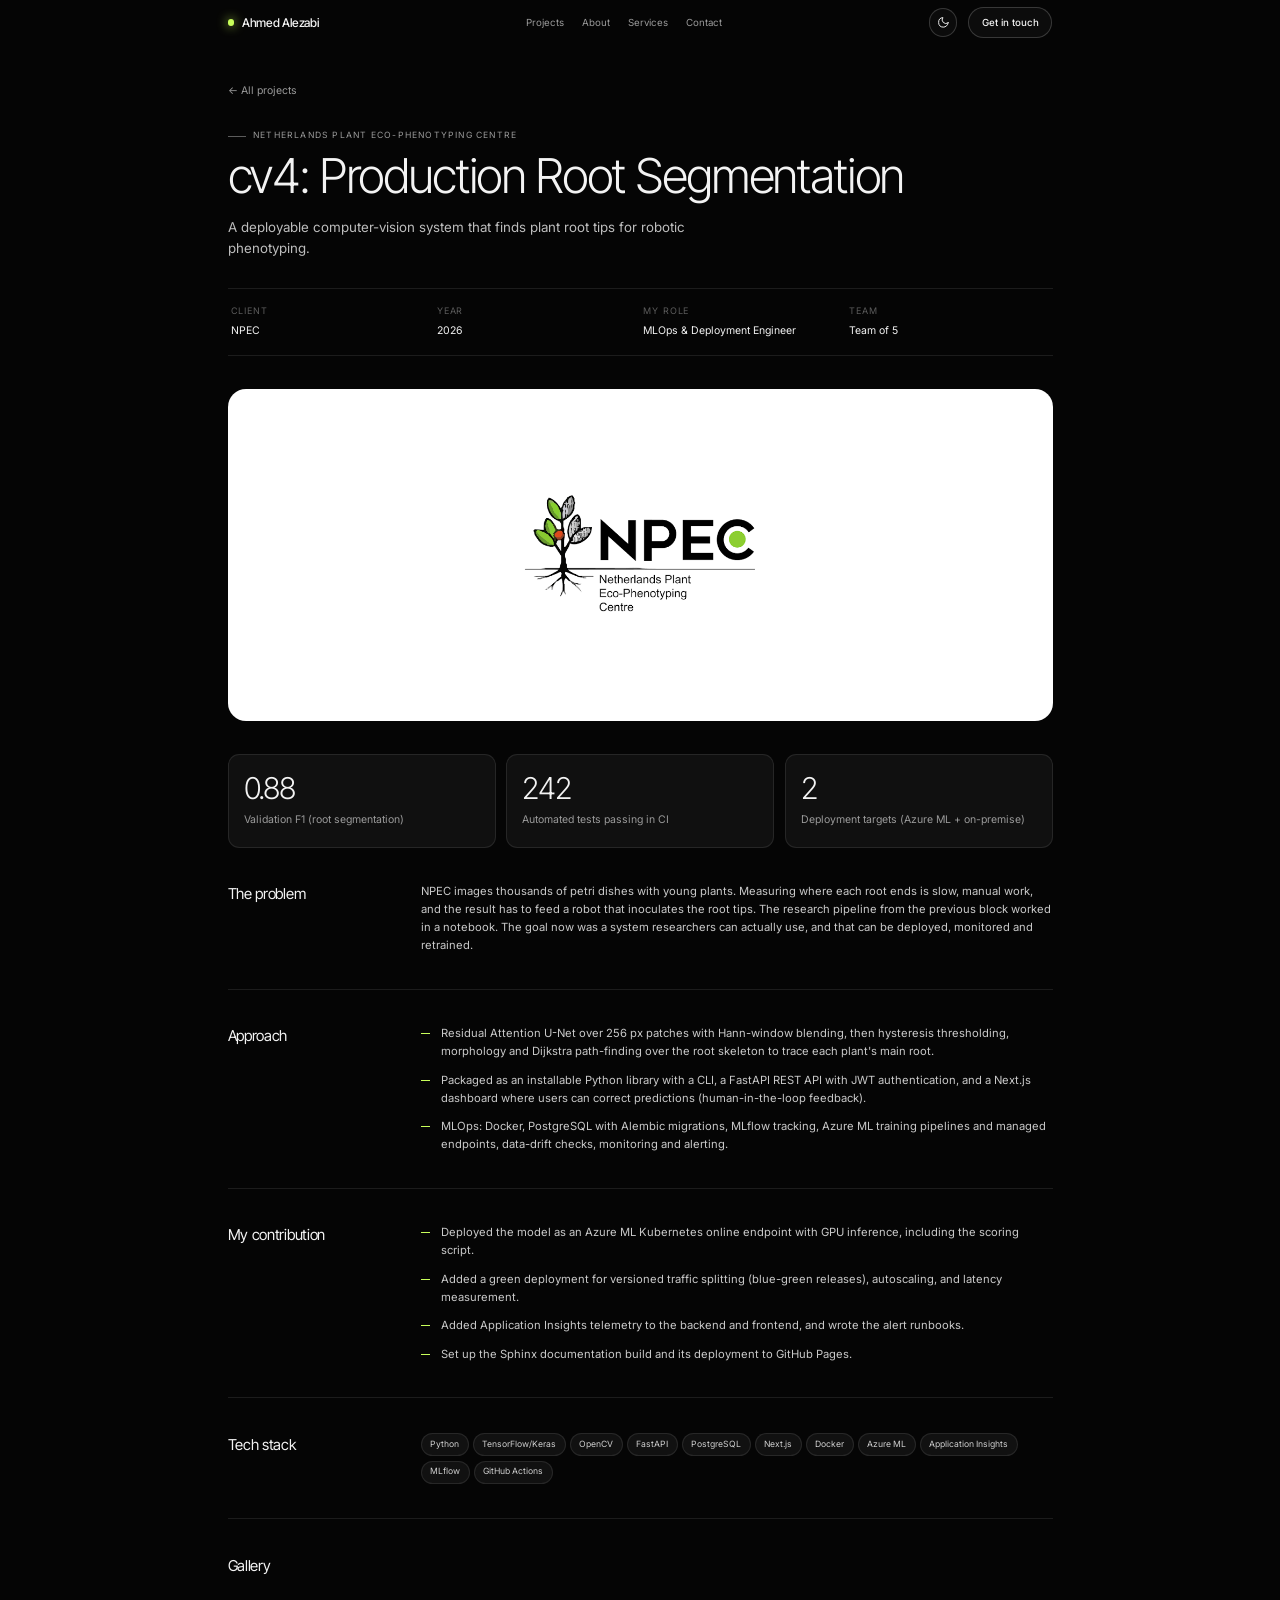
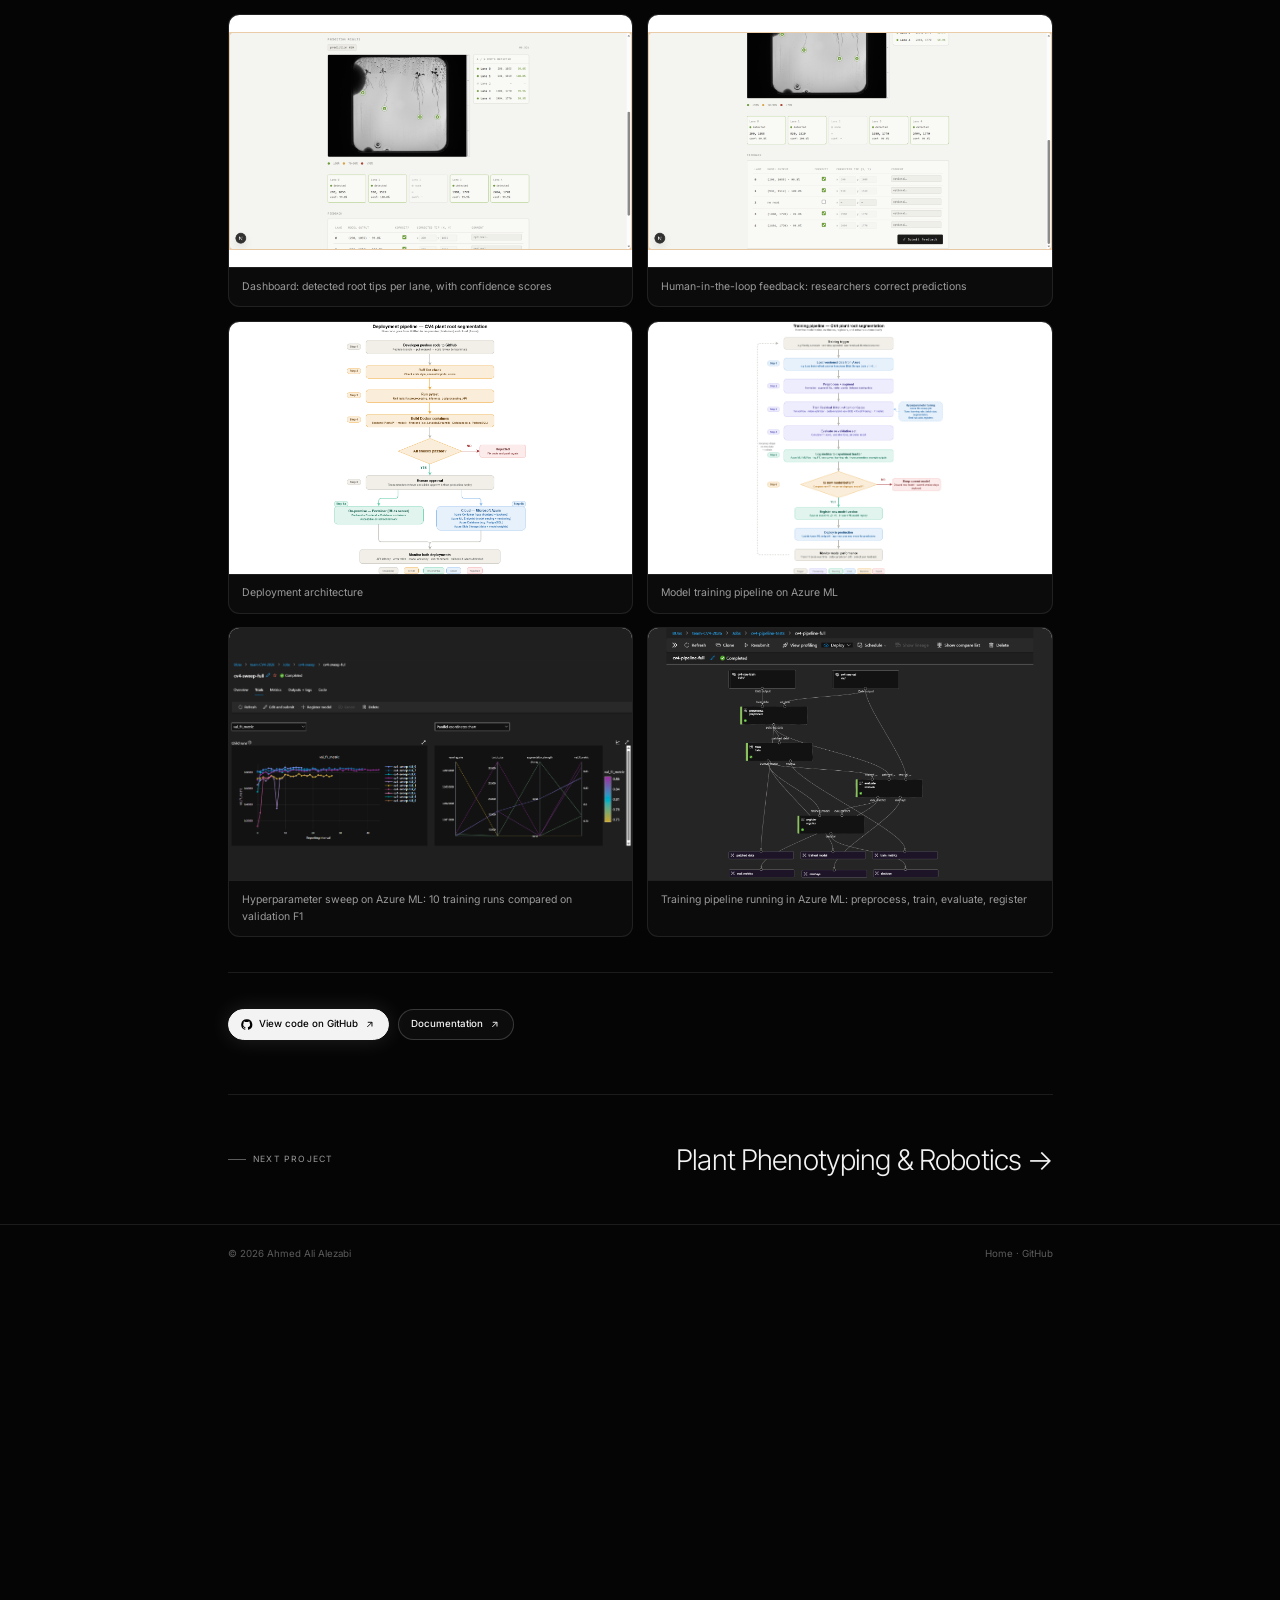
<file: project.html>
<!doctype html>
<html lang="en">
<head>
  <meta charset="utf-8" />
  <meta name="viewport" content="width=device-width, initial-scale=1" />
  <title>Case study · Ahmed Alezabi</title>
  <meta name="description" content="Project case study by Ahmed Ali Alezabi, AI & ML engineer." />
  <link rel="icon" href="data:image/svg+xml,<svg xmlns='http://www.w3.org/2000/svg' viewBox='0 0 32 32'><rect width='32' height='32' rx='8' fill='%23050505'/><circle cx='16' cy='16' r='5' fill='%23c8ff5a'/></svg>" />
  <link rel="preconnect" href="https://fonts.googleapis.com" />
  <link rel="preconnect" href="https://fonts.gstatic.com" crossorigin />
  <link href="https://fonts.googleapis.com/css2?family=Inter:wght@400;500;600&family=Inter+Tight:wght@200;300;400;500&display=swap" rel="stylesheet" />
  <link rel="stylesheet" href="css/style.css?v=202611051307" />
  <script>try { if (localStorage.getItem("theme") === "light") document.documentElement.dataset.theme = "light"; } catch (e) {}</script>
</head>
<body>
  <header class="nav" id="nav">
    <div class="wrap">
      <a href="index.html" class="brand"><span class="brand-dot"></span>Ahmed Alezabi</a>
      <nav class="nav-links" id="navLinks">
        <a href="index.html#projects">Projects</a>
        <a href="index.html#about">About</a>
        <a href="index.html#services">Services</a>
        <a href="index.html#contact">Contact</a>
      </nav>
      <div class="nav-cta">
        <button class="theme-toggle" id="themeToggle" type="button" aria-label="Switch to day mode" title="Day / night"><svg class="moon" viewBox="0 0 24 24" fill="none" stroke="currentColor" stroke-width="1.8" stroke-linecap="round" stroke-linejoin="round"><path d="M21 12.8A9 9 0 1 1 11.2 3a7 7 0 0 0 9.8 9.8Z"/></svg><svg class="sun" viewBox="0 0 24 24" fill="none" stroke="currentColor" stroke-width="1.8" stroke-linecap="round"><circle cx="12" cy="12" r="4"/><path d="M12 2v2M12 20v2M4.9 4.9l1.4 1.4M17.7 17.7l1.4 1.4M2 12h2M20 12h2M4.9 19.1l1.4-1.4M17.7 6.3l1.4-1.4"/></svg></button>
        <a class="btn" href="index.html#contact">Get in touch</a>
        <button class="menu-btn" id="menuBtn" aria-label="Open menu">☰</button>
      </div>
    </div>
  </header>

  <main id="caseStudy"></main>

  <div class="lightbox" id="lightbox" role="dialog" aria-label="Image preview"><img alt="" /></div>

  <footer>
    <div class="wrap">
      <span>© <span id="year"></span> Ahmed Ali Alezabi</span>
      <span><a href="index.html">Home</a> · <a href="https://github.com/AhmedAzabi245226" target="_blank" rel="noopener">GitHub</a></span>
    </div>
  </footer>

  <script src="js/projects.js?v=202611051307"></script>
  <script src="js/main.js?v=202611051307"></script>
</body>
</html>
</file>
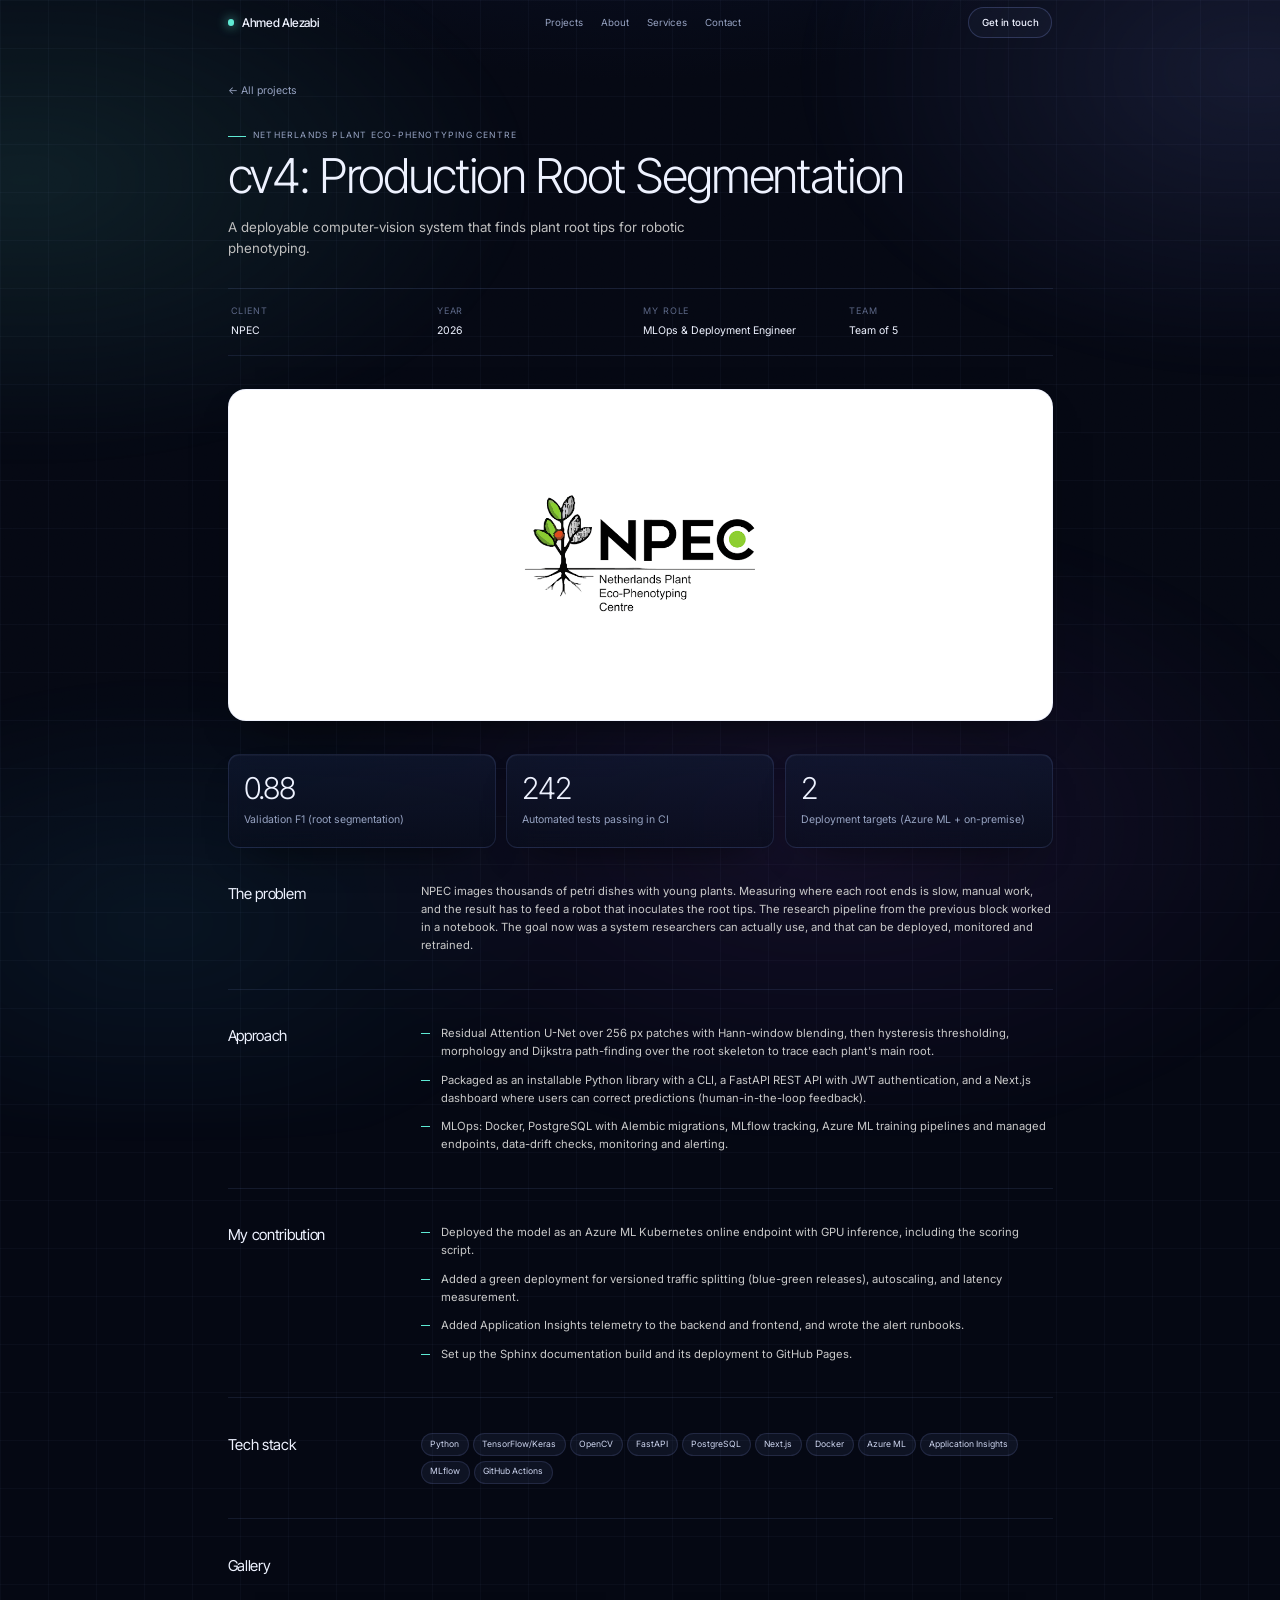
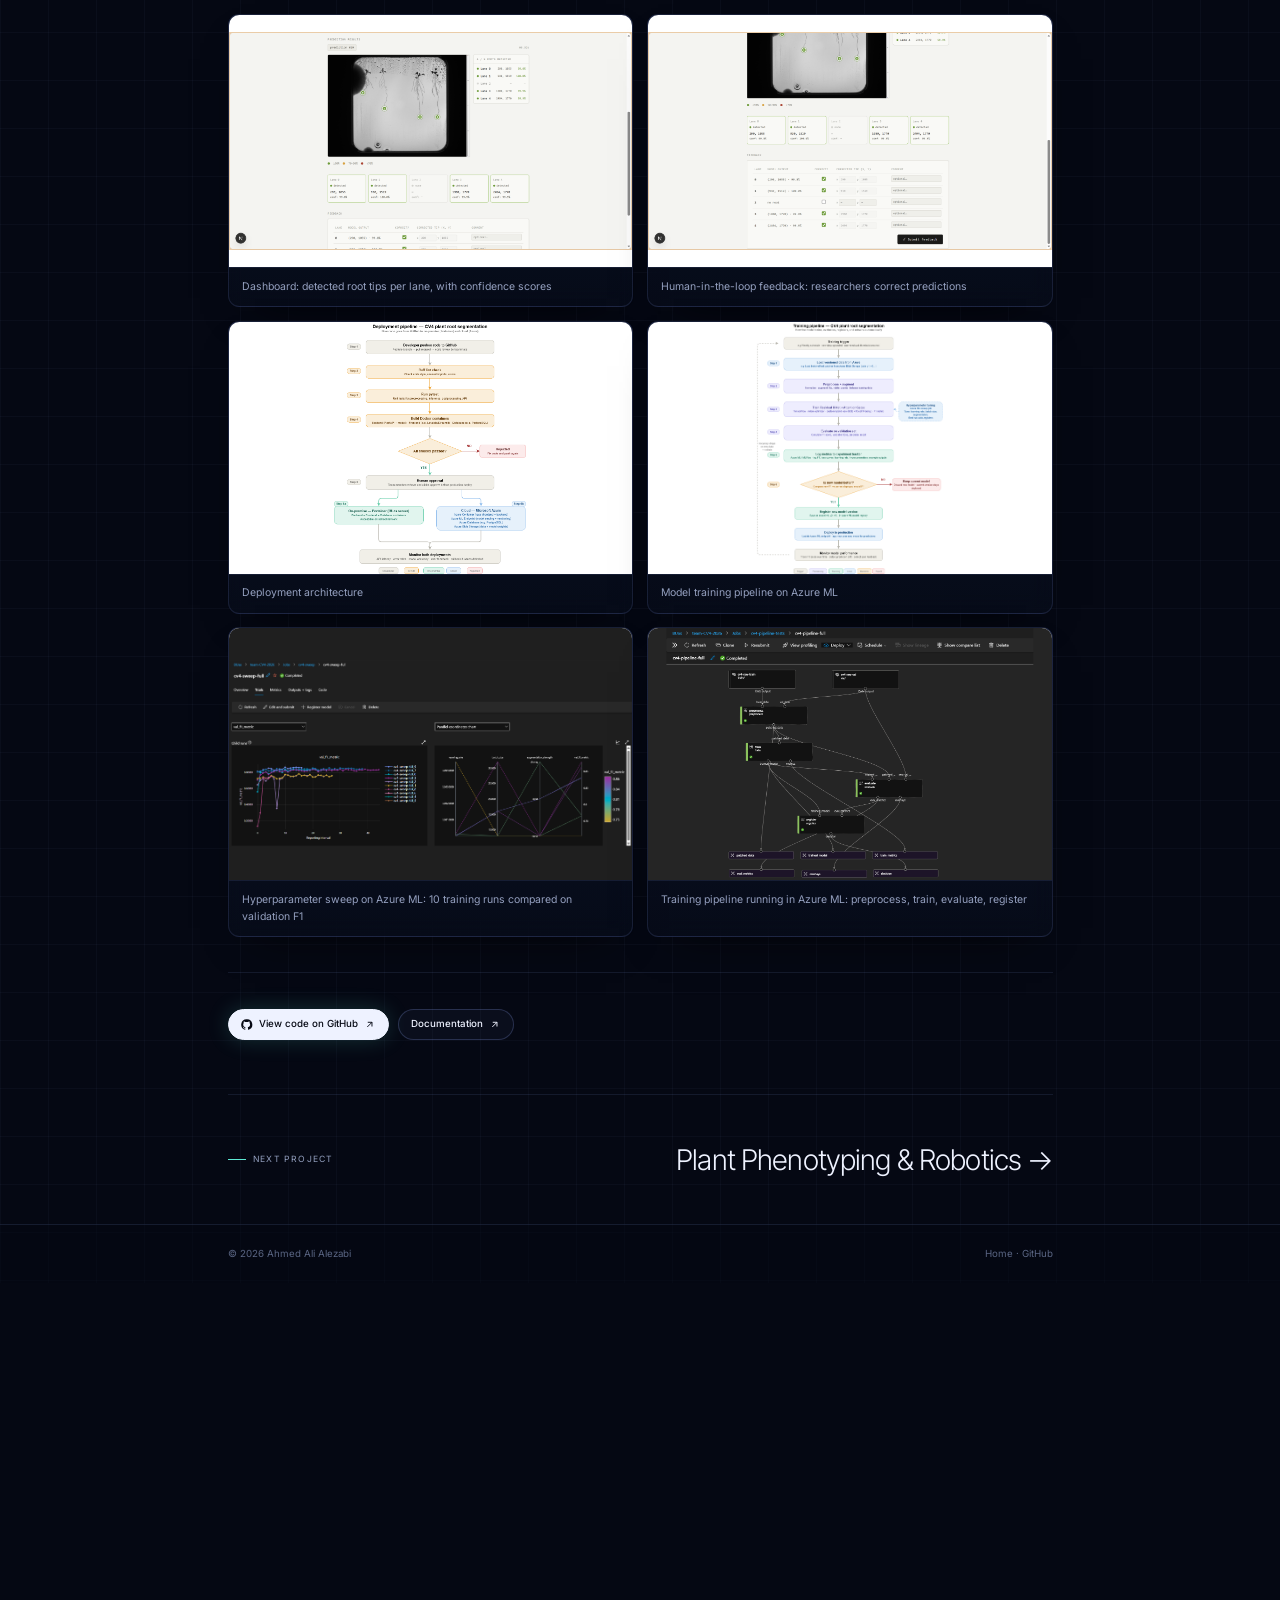
<file: v2/project.html>
<!doctype html>
<html lang="en">
<head>
  <meta charset="utf-8" />
  <meta name="viewport" content="width=device-width, initial-scale=1" />
  <title>Case study · Ahmed Alezabi</title>
  <meta name="description" content="Project case study by Ahmed Ali Alezabi, AI & ML engineer." />
  <link rel="icon" href="data:image/svg+xml,<svg xmlns='http://www.w3.org/2000/svg' viewBox='0 0 32 32'><rect width='32' height='32' rx='8' fill='%23050813'/><circle cx='16' cy='16' r='5' fill='%235eead4'/></svg>" />
  <link rel="preconnect" href="https://fonts.googleapis.com" />
  <link rel="preconnect" href="https://fonts.gstatic.com" crossorigin />
  <link href="https://fonts.googleapis.com/css2?family=Inter:wght@400;500;600&family=Inter+Tight:wght@200;300;400;500&display=swap" rel="stylesheet" />
  <link rel="stylesheet" href="../css/style.css?v=202611051307" />
  <link rel="stylesheet" href="css/theme.css?v=202611051307" />
</head>
<body>
  <header class="nav" id="nav">
    <div class="wrap">
      <a href="index.html" class="brand"><span class="brand-dot"></span>Ahmed Alezabi</a>
      <nav class="nav-links" id="navLinks">
        <a href="index.html#projects">Projects</a>
        <a href="index.html#about">About</a>
        <a href="index.html#services">Services</a>
        <a href="index.html#contact">Contact</a>
      </nav>
      <div class="nav-cta">
        <a class="btn" href="index.html#contact">Get in touch</a>
        <button class="menu-btn" id="menuBtn" aria-label="Open menu">☰</button>
      </div>
    </div>
  </header>

  <main id="caseStudy"></main>

  <div class="lightbox" id="lightbox" role="dialog" aria-label="Image preview"><img alt="" /></div>

  <footer>
    <div class="wrap">
      <span>© <span id="year"></span> Ahmed Ali Alezabi</span>
      <span><a href="index.html">Home</a> · <a href="https://github.com/AhmedAzabi245226" target="_blank" rel="noopener">GitHub</a></span>
    </div>
  </footer>

  <script src="../js/projects.js?v=202611051307"></script>
  <script>window.ASSET_BASE = "../";</script>
  <script src="../js/main.js?v=202611051307"></script>
</body>
</html>
</file>
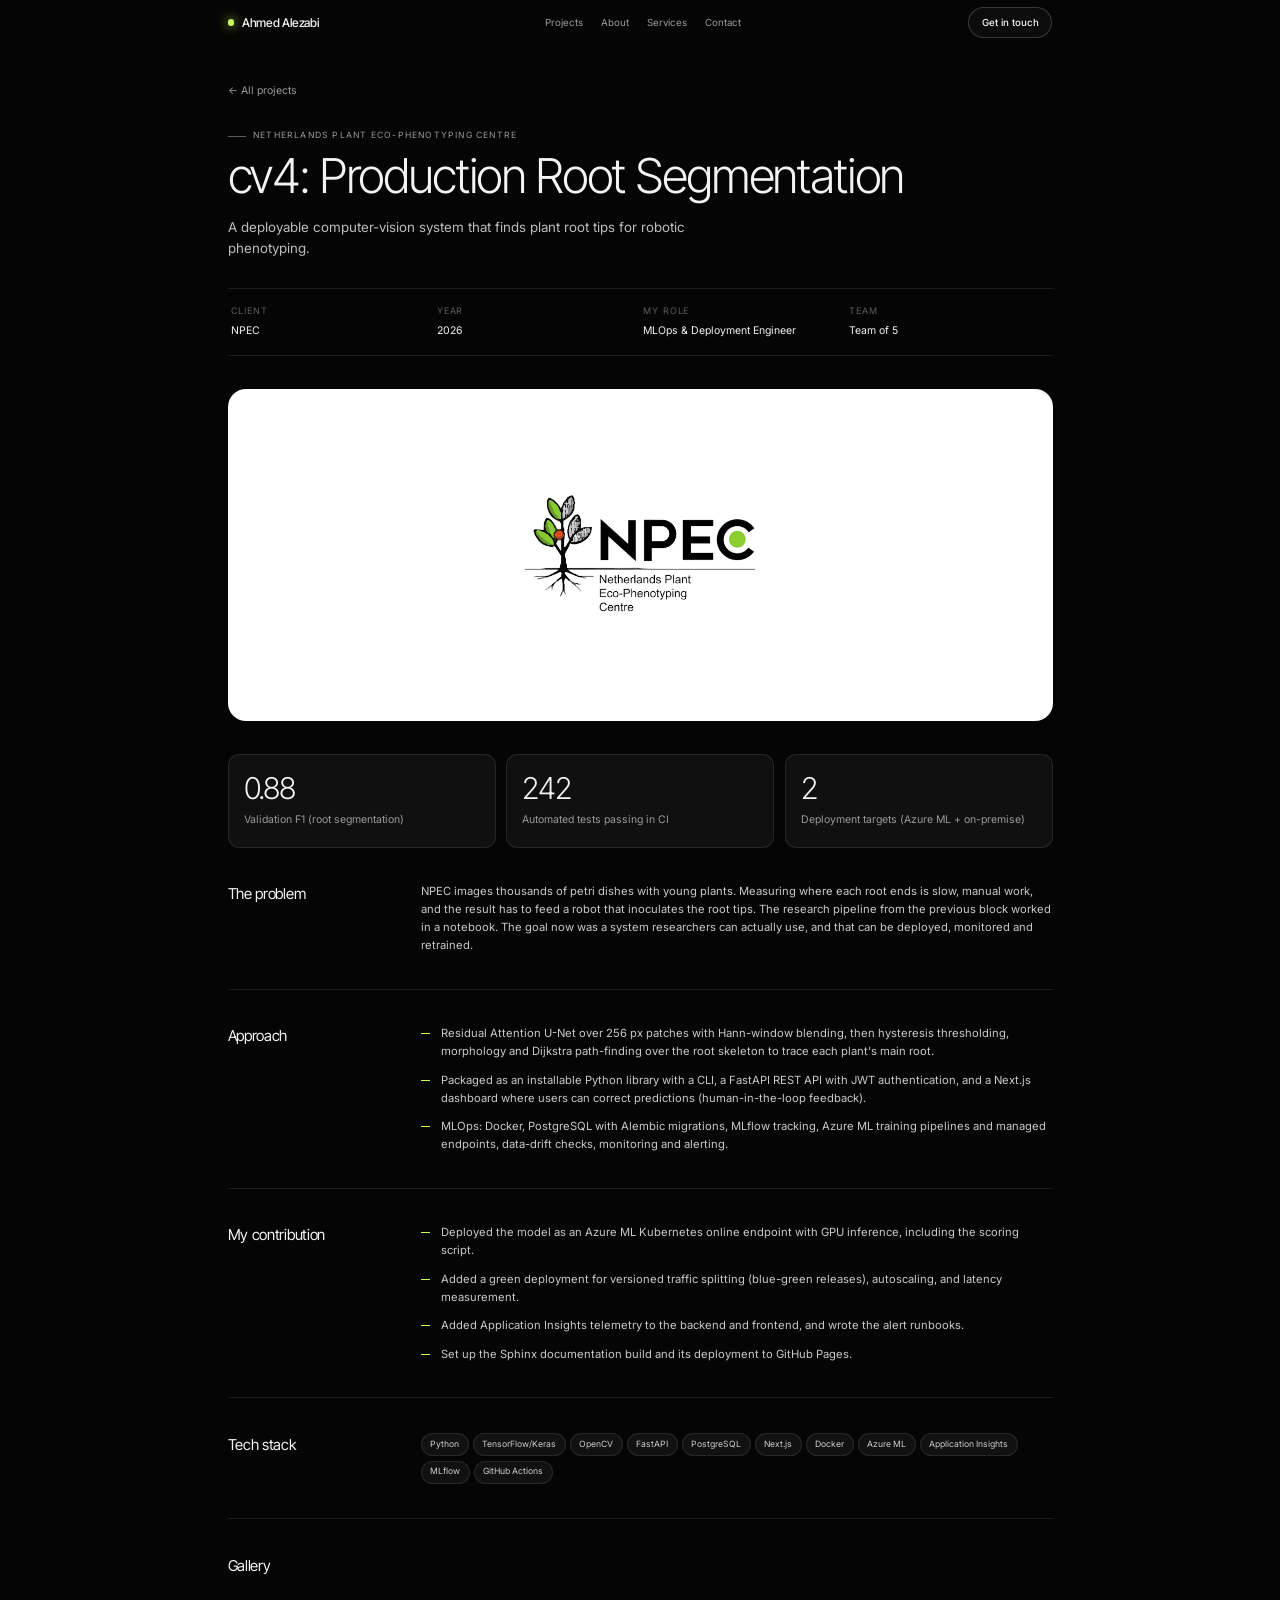
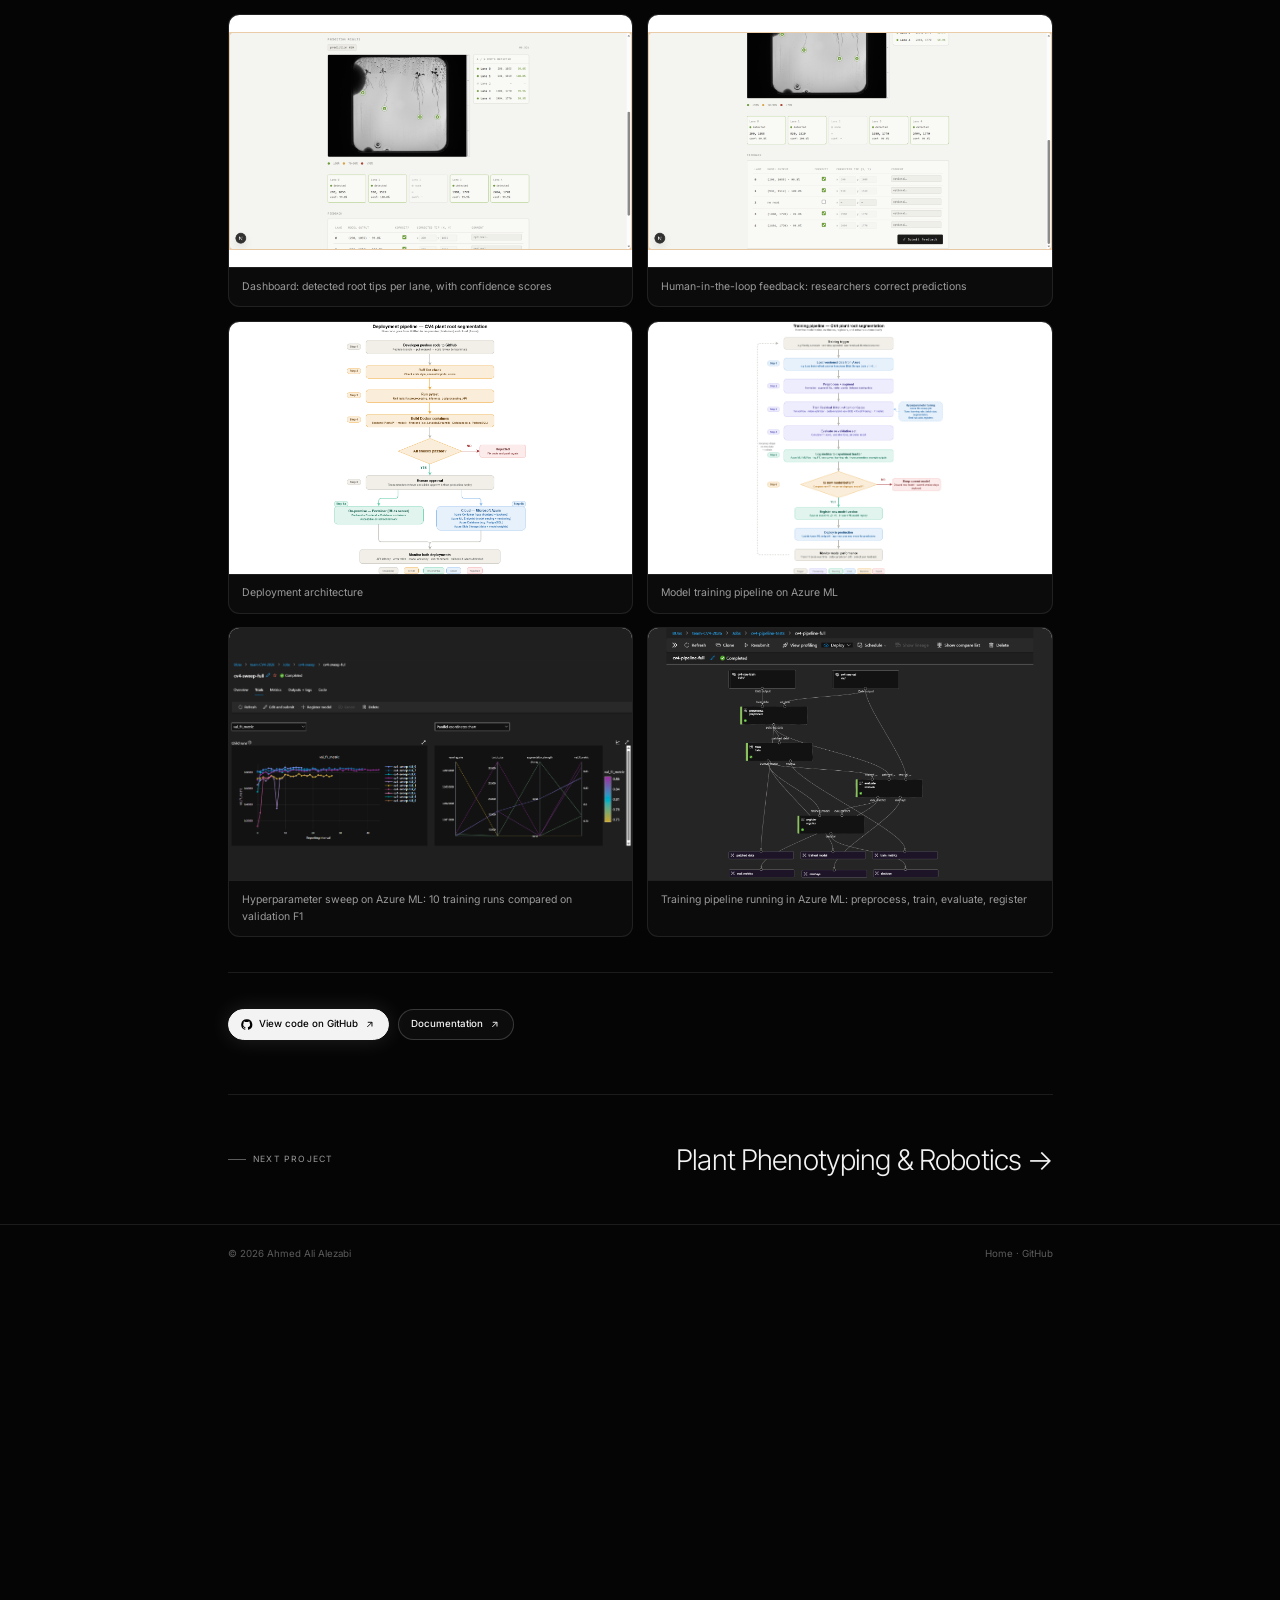
<file: v4/project.html>
<!doctype html>
<html lang="en">
<head>
  <meta charset="utf-8" />
  <meta name="viewport" content="width=device-width, initial-scale=1" />
  <title>Case study · Ahmed Alezabi</title>
  <meta name="description" content="Project case study by Ahmed Ali Alezabi, AI & ML engineer." />
  <link rel="icon" href="data:image/svg+xml,<svg xmlns='http://www.w3.org/2000/svg' viewBox='0 0 32 32'><rect width='32' height='32' rx='8' fill='%23050505'/><circle cx='16' cy='16' r='5' fill='%23c8ff5a'/></svg>" />
  <link rel="preconnect" href="https://fonts.googleapis.com" />
  <link rel="preconnect" href="https://fonts.gstatic.com" crossorigin />
  <link href="https://fonts.googleapis.com/css2?family=Inter:wght@400;500;600&family=Inter+Tight:wght@200;300;400;500&display=swap" rel="stylesheet" />
  <link rel="stylesheet" href="../css/style.css?v=202610112141" />
</head>
<body>
  <header class="nav" id="nav">
    <div class="wrap">
      <a href="index.html" class="brand"><span class="brand-dot"></span>Ahmed Alezabi</a>
      <nav class="nav-links" id="navLinks">
        <a href="index.html#projects">Projects</a>
        <a href="index.html#about">About</a>
        <a href="index.html#services">Services</a>
        <a href="index.html#contact">Contact</a>
      </nav>
      <div class="nav-cta">
        <a class="btn" href="index.html#contact">Get in touch</a>
        <button class="menu-btn" id="menuBtn" aria-label="Open menu">☰</button>
      </div>
    </div>
  </header>

  <main id="caseStudy"></main>

  <div class="lightbox" id="lightbox" role="dialog" aria-label="Image preview"><img alt="" /></div>

  <footer>
    <div class="wrap">
      <span>© <span id="year"></span> Ahmed Ali Alezabi</span>
      <span><a href="index.html">Home</a> · <a href="https://github.com/AhmedAlezabi1" target="_blank" rel="noopener">GitHub</a></span>
    </div>
  </footer>

  <script src="../js/projects.js?v=202610112141"></script>
  <script>window.ASSET_BASE = "../";</script>
  <script src="../js/main.js?v=202610112141"></script>
</body>
</html>
</file>
<file: css/style.css>
:root {
  --bg: #050505;
  --bg-2: #0c0c0c;
  --card: #101010;
  --fg: #f3f3f3;
  --muted: #9a9a9a;
  --faint: #5c5c5c;
  --line: rgba(255, 255, 255, 0.09);
  --line-strong: rgba(255, 255, 255, 0.18);
  --accent: #c8ff5a;
  --radius: 18px;
  --max: 1180px;
  --font-display: "Inter Tight", "Inter", system-ui, sans-serif;
  --font-body: "Inter", system-ui, -apple-system, "Segoe UI", sans-serif;
}

* { box-sizing: border-box; margin: 0; padding: 0; }
html { scroll-behavior: smooth; }
@media (prefers-reduced-motion: reduce) { html { scroll-behavior: auto; } }

body {
  background: var(--bg);
  color: var(--fg);
  font-family: var(--font-body);
  font-size: 16px;
  line-height: 1.6;
  -webkit-font-smoothing: antialiased;
  overflow-x: hidden;
}

img { max-width: 100%; display: block; }
a { color: inherit; text-decoration: none; }
::selection { background: var(--accent); color: #000; }

.wrap { width: min(var(--max), 100% - 32px); margin-inline: auto; }
.section { padding: 120px 0; border-top: 1px dashed var(--line); }
.eyebrow {
  font-size: 13px; letter-spacing: 0.14em; text-transform: uppercase;
  color: var(--muted); margin-bottom: 18px; display: flex; align-items: center; gap: 10px;
}
.eyebrow::before { content: ""; width: 24px; height: 1px; background: var(--faint); }
.h2 {
  font-family: var(--font-display); font-weight: 300;
  font-size: clamp(36px, 5.5vw, 64px); line-height: 1.05; letter-spacing: -0.03em;
}
.lead { color: var(--muted); max-width: 560px; margin-top: 18px; font-size: 17px; }

/* ---------- Navigation ---------- */
.nav {
  position: fixed; inset: 0 0 auto 0; z-index: 50;
  transition: background 0.3s, border-color 0.3s, backdrop-filter 0.3s;
  border-bottom: 1px solid transparent;
}
.nav.scrolled { background: rgba(5, 5, 5, 0.72); backdrop-filter: blur(14px); border-color: var(--line); }
.nav .wrap { display: flex; align-items: center; justify-content: space-between; height: 72px; }
.brand { font-family: var(--font-display); font-weight: 500; font-size: 18px; letter-spacing: -0.02em; display: flex; align-items: center; gap: 10px; }
.brand-dot { width: 9px; height: 9px; border-radius: 50%; background: var(--accent); box-shadow: 0 0 14px var(--accent); }
.nav-links { display: flex; gap: 30px; font-size: 14px; color: var(--muted); }
.nav-links a:hover { color: var(--fg); }
.nav-cta { display: flex; align-items: center; gap: 14px; }
.menu-btn { display: none; background: none; border: 1px solid var(--line-strong); color: var(--fg); border-radius: 999px; width: 40px; height: 40px; cursor: pointer; }

/* ---------- Buttons ---------- */
.btn {
  display: inline-flex; align-items: center; gap: 8px;
  padding: 12px 22px; border-radius: 999px; font-size: 14px; font-weight: 500;
  border: 1px solid var(--line-strong); background: rgba(255, 255, 255, 0.03);
  transition: transform 0.2s, background 0.2s, border-color 0.2s, box-shadow 0.2s;
  cursor: pointer; color: var(--fg); white-space: nowrap;
}
.btn:hover { transform: translateY(-2px); border-color: rgba(255, 255, 255, 0.4); background: rgba(255, 255, 255, 0.07); }
.btn-primary { background: var(--fg); color: #000; border-color: var(--fg); box-shadow: 0 0 30px rgba(255, 255, 255, 0.12); }
.btn-primary:hover { background: #fff; box-shadow: 0 0 40px rgba(255, 255, 255, 0.25); }
.btn svg { width: 15px; height: 15px; }

/* ---------- Hero ---------- */
.hero { position: relative; min-height: 100svh; display: grid; place-items: center; text-align: center; overflow: hidden; padding: 120px 0 80px; }
#smoke { position: absolute; inset: 0; width: 100%; height: 100%; z-index: 0; opacity: 0.9; }
.hero::after { content: ""; position: absolute; inset: auto 0 0 0; height: 220px; background: linear-gradient(transparent, var(--bg)); z-index: 1; pointer-events: none; }
.hero-inner { position: relative; z-index: 2; display: flex; flex-direction: column; align-items: center; }
.pill {
  display: inline-flex; align-items: center; gap: 10px; padding: 8px 16px; border-radius: 999px;
  border: 1px solid var(--line-strong); background: rgba(10, 10, 10, 0.6); backdrop-filter: blur(8px);
  font-size: 13px; color: #ddd;
}
.pulse { width: 7px; height: 7px; border-radius: 50%; background: var(--accent); position: relative; }
.pulse::after { content: ""; position: absolute; inset: -4px; border-radius: 50%; border: 1px solid var(--accent); animation: pulse 2s infinite; }
@keyframes pulse { from { transform: scale(0.6); opacity: 1; } to { transform: scale(1.8); opacity: 0; } }
.hero h1 {
  font-family: var(--font-display); font-weight: 300;
  font-size: clamp(44px, 8vw, 104px); line-height: 0.98; letter-spacing: -0.045em;
  max-width: 980px; margin: 28px auto 24px; text-shadow: 0 4px 40px rgba(0, 0, 0, 0.6);
}
.hero h1 em { font-style: normal; color: transparent; -webkit-text-stroke: 1px rgba(255, 255, 255, 0.75); }
.hero p { color: #bdbdbd; max-width: 560px; font-size: 17px; }
.hero-actions { display: flex; gap: 12px; margin-top: 34px; flex-wrap: wrap; justify-content: center; }
.scroll-hint { display: flex; align-items: center; gap: 16px; margin-top: 64px; color: var(--muted); font-size: 12px; }
.scroll-hint .line { width: 110px; height: 1px; background: var(--line-strong); }
.mouse { width: 18px; height: 28px; border: 1.5px solid var(--muted); border-radius: 10px; position: relative; }
.mouse::after { content: ""; position: absolute; left: 50%; top: 6px; width: 2px; height: 6px; margin-left: -1px; background: var(--fg); border-radius: 2px; animation: wheel 1.6s infinite; }
@keyframes wheel { 0% { opacity: 1; transform: translateY(0); } 100% { opacity: 0; transform: translateY(8px); } }

/* ---------- Tech marquee ---------- */
.marquee { position: relative; z-index: 2; margin-top: 56px; width: min(760px, 100vw - 32px); overflow: hidden; mask-image: linear-gradient(90deg, transparent, #000 15%, #000 85%, transparent); }
.marquee-track { display: flex; gap: 56px; width: max-content; animation: marquee 32s linear infinite; }
.marquee-track span { display: inline-flex; align-items: center; gap: 10px; color: #8f8f8f; font-size: 15px; font-weight: 500; }
.marquee-track img { width: 20px; height: 20px; filter: invert(0.6); }
@keyframes marquee { to { transform: translateX(-50%); } }
@media (prefers-reduced-motion: reduce) { .marquee-track { animation: none; } }

/* ---------- Projects ---------- */
.section-head { display: flex; justify-content: space-between; align-items: end; gap: 24px; margin-bottom: 56px; flex-wrap: wrap; }
.grid { display: grid; grid-template-columns: repeat(3, 1fr); gap: 18px; }
.card {
  position: relative; display: flex; flex-direction: column; border-radius: var(--radius);
  background: var(--card); border: 1px solid var(--line); overflow: hidden;
  transition: transform 0.35s cubic-bezier(.2, .8, .2, 1), border-color 0.35s;
}
.card:hover { transform: translateY(-6px); border-color: var(--line-strong); }
.card.featured { grid-column: span 2; }
.cover { position: relative; aspect-ratio: 4 / 3; overflow: hidden; background: #0a0a0a; }
.card.featured .cover { aspect-ratio: 16 / 9.8; }
.cover img { width: 100%; height: 100%; object-fit: cover; filter: grayscale(1) contrast(1.05); transition: filter 0.5s, transform 0.6s; }
.cover.logo { background: #fff; display: grid; place-items: center; }
.cover.logo img { width: 62%; height: 62%; object-fit: contain; }
.card:hover .cover img { filter: grayscale(0); transform: scale(1.04); }
.cover.type { display: grid; place-items: center; background: radial-gradient(120% 90% at 30% 20%, #1d1d1d, #070707); }
.cover.type span { font-family: var(--font-display); font-weight: 200; font-size: clamp(80px, 11vw, 150px); letter-spacing: -0.06em; color: transparent; -webkit-text-stroke: 1px rgba(255, 255, 255, 0.45); transition: -webkit-text-stroke-color 0.4s; }
.card:hover .cover.type span { -webkit-text-stroke-color: var(--accent); }
.case-pill {
  position: absolute; left: 14px; right: 14px; bottom: 14px; padding: 11px; border-radius: 999px; text-align: center;
  font-size: 13px; font-weight: 500; background: rgba(8, 8, 8, 0.78); backdrop-filter: blur(10px);
  border: 1px solid var(--line-strong); color: #eee; transform: translateY(8px); opacity: 0.88; transition: transform 0.3s, opacity 0.3s;
}
.card:hover .case-pill { transform: translateY(0); opacity: 1; }
.card-body { padding: 20px 22px 24px; display: flex; flex-direction: column; gap: 8px; flex: 1; }
.card-meta { display: flex; justify-content: space-between; font-size: 12px; color: var(--muted); letter-spacing: 0.04em; text-transform: uppercase; }
.card h3 { font-family: var(--font-display); font-weight: 500; font-size: 21px; letter-spacing: -0.02em; line-height: 1.2; }
.card p { color: var(--muted); font-size: 14.5px; }
.tags { display: flex; flex-wrap: wrap; gap: 6px; margin-top: auto; padding-top: 10px; }
.tag { font-size: 12px; padding: 5px 11px; border-radius: 999px; background: rgba(255, 255, 255, 0.05); border: 1px solid var(--line); color: #cfcfcf; }

/* ---------- About ---------- */
.about { display: grid; grid-template-columns: 1.1fr 0.9fr; gap: 64px; align-items: start; }
.about .bio { color: #c4c4c4; font-size: 17px; margin-top: 22px; max-width: 520px; }
.chips { display: flex; flex-wrap: wrap; gap: 8px; margin: 30px 0; padding: 26px 0; border-block: 1px solid var(--line); }
.chip { font-size: 13px; padding: 7px 13px; border-radius: 9px; background: #151515; border: 1px solid var(--line); color: #d6d6d6; }
.timeline { display: flex; flex-direction: column; }
.tl-row { display: grid; grid-template-columns: 1fr 1.3fr auto; gap: 16px; padding: 15px 4px; border-bottom: 1px solid var(--line); font-size: 14px; transition: background 0.2s; }
.tl-row:hover { background: rgba(255, 255, 255, 0.025); }
.tl-row .role { color: var(--fg); }
.tl-row .where { color: var(--muted); }
.tl-row .when { color: var(--muted); font-variant-numeric: tabular-nums; }
.tl-row.now .when { color: var(--accent); }
.photo { position: relative; border-radius: 24px; overflow: hidden; border: 1px dashed var(--line-strong); aspect-ratio: 4 / 5; background: #111; }
.photo img { width: 100%; height: 100%; object-fit: cover; filter: grayscale(1) contrast(1.05); transition: filter 0.6s; }
.photo:hover img { filter: grayscale(0); }
.photo-tag { position: absolute; left: 16px; bottom: 16px; }
.monogram {
  width: 100%; height: 100%; display: grid; place-items: center;
  background: radial-gradient(110% 80% at 30% 20%, #202020, #070707);
  font-family: var(--font-display); font-weight: 200; font-size: clamp(120px, 16vw, 220px); letter-spacing: -0.06em;
  color: transparent; -webkit-text-stroke: 1px rgba(255, 255, 255, 0.5);
}

/* ---------- Stats ---------- */
.stats { display: grid; grid-template-columns: repeat(4, 1fr); border: 1px solid var(--line); border-radius: var(--radius); overflow: hidden; }
.stat { padding: 34px 28px; border-right: 1px solid var(--line); }
.stat:last-child { border-right: 0; }
.stat b { display: block; font-family: var(--font-display); font-weight: 300; font-size: clamp(40px, 5vw, 58px); letter-spacing: -0.04em; line-height: 1; }
.stat span { color: var(--muted); font-size: 14px; display: block; margin-top: 10px; }

/* ---------- Services ---------- */
.services { display: grid; grid-template-columns: repeat(4, 1fr); gap: 18px; }
.service { padding: 28px 24px 30px; border-radius: var(--radius); background: var(--card); border: 1px solid var(--line); transition: border-color 0.3s, transform 0.3s; }
.service:hover { border-color: var(--line-strong); transform: translateY(-4px); }
.service .ic { width: 44px; height: 44px; border-radius: 12px; display: grid; place-items: center; background: #171717; border: 1px solid var(--line); margin-bottom: 22px; }
.service .ic svg { width: 22px; height: 22px; stroke: var(--fg); }
.service h3 { font-family: var(--font-display); font-weight: 500; font-size: 19px; letter-spacing: -0.02em; }
.service p { color: var(--muted); font-size: 14.5px; margin-top: 10px; }
.service ul { list-style: none; margin-top: 18px; display: flex; flex-wrap: wrap; gap: 6px; }
.service li { font-size: 12px; color: #bdbdbd; padding: 4px 10px; border-radius: 999px; border: 1px solid var(--line); }

/* ---------- Contact ---------- */
.contact { text-align: center; position: relative; overflow: hidden; }
.contact .h2 { font-size: clamp(44px, 8vw, 110px); }
.contact .lead { margin-inline: auto; }
.contact-actions { display: flex; gap: 12px; justify-content: center; margin-top: 36px; flex-wrap: wrap; }
.glow { position: absolute; left: 50%; top: 55%; width: 700px; height: 380px; transform: translate(-50%, -50%); background: radial-gradient(closest-side, rgba(200, 255, 90, 0.10), transparent); pointer-events: none; }

footer { border-top: 1px solid var(--line); padding: 28px 0; color: var(--faint); font-size: 13px; }
footer .wrap { display: flex; justify-content: space-between; gap: 16px; flex-wrap: wrap; }
footer a:hover { color: var(--fg); }

/* ---------- Case study page ---------- */
.cs-hero { padding: 140px 0 60px; }
.back { display: inline-flex; align-items: center; gap: 8px; color: var(--muted); font-size: 14px; margin-bottom: 40px; }
.back:hover { color: var(--fg); }
.cs-hero h1 { font-family: var(--font-display); font-weight: 300; font-size: clamp(40px, 7vw, 88px); line-height: 1; letter-spacing: -0.045em; max-width: 960px; }
.cs-hero .tagline { color: #bdbdbd; font-size: clamp(17px, 2vw, 21px); max-width: 720px; margin-top: 22px; }
.cs-meta { display: grid; grid-template-columns: repeat(4, 1fr); margin-top: 52px; border-block: 1px solid var(--line); }
.cs-meta div { padding: 20px 4px; }
.cs-meta small { display: block; color: var(--faint); font-size: 12px; text-transform: uppercase; letter-spacing: 0.1em; margin-bottom: 6px; }
.cs-cover { border-radius: 24px; overflow: hidden; border: 1px solid var(--line); background: #0b0b0b; }
.cs-cover img { width: 100%; max-height: 640px; object-fit: contain; margin-inline: auto; }
.cs-cover.logo { background: #fff; padding: 60px; }
.cs-cover.logo img { max-height: 320px; }
.cs-cover.type { display: grid; place-items: center; aspect-ratio: 21 / 8; background: radial-gradient(120% 90% at 30% 20%, #1d1d1d, #070707); }
.cs-cover.type span { font-family: var(--font-display); font-weight: 200; font-size: clamp(100px, 18vw, 240px); letter-spacing: -0.06em; color: transparent; -webkit-text-stroke: 1px rgba(255, 255, 255, 0.4); }
.metrics { display: grid; grid-template-columns: repeat(3, 1fr); gap: 18px; margin: 64px 0 0; }
.metric { padding: 30px 26px; border-radius: var(--radius); background: var(--card); border: 1px solid var(--line); }
.metric b { display: block; font-family: var(--font-display); font-weight: 300; font-size: clamp(38px, 4.6vw, 56px); letter-spacing: -0.04em; line-height: 1; }
.metric span { display: block; color: var(--muted); font-size: 14px; margin-top: 12px; }
.cs-block { display: grid; grid-template-columns: 260px 1fr; gap: 48px; padding: 64px 0; border-bottom: 1px solid var(--line); }
.cs-block h2 { font-family: var(--font-display); font-weight: 400; font-size: 26px; letter-spacing: -0.02em; }
.cs-block p, .cs-block li { color: #c9c9c9; font-size: 17px; }
.cs-block ul { list-style: none; display: flex; flex-direction: column; gap: 14px; }
.cs-block li { position: relative; padding-left: 26px; }
.cs-block li::before { content: ""; position: absolute; left: 0; top: 12px; width: 12px; height: 1px; background: var(--accent); }
.gallery { display: grid; grid-template-columns: repeat(2, 1fr); gap: 18px; }
.gallery figure { border-radius: var(--radius); overflow: hidden; border: 1px solid var(--line); background: #0b0b0b; cursor: zoom-in; }
.gallery figure img { width: 100%; aspect-ratio: 16 / 10; object-fit: contain; background: #fff; }
.gallery figcaption { padding: 14px 18px; color: var(--muted); font-size: 14px; border-top: 1px solid var(--line); }
.next { display: flex; justify-content: space-between; align-items: center; gap: 20px; padding: 56px 0; flex-wrap: wrap; }
.next a.big { font-family: var(--font-display); font-weight: 300; font-size: clamp(28px, 4.5vw, 52px); letter-spacing: -0.03em; transition: color 0.2s; }
.next a.big:hover { color: var(--accent); }
.lightbox { position: fixed; inset: 0; z-index: 100; background: rgba(0, 0, 0, 0.92); display: none; place-items: center; padding: 24px; cursor: zoom-out; }
.lightbox.open { display: grid; }
.lightbox img { max-width: min(1400px, 100%); max-height: 88vh; border-radius: 12px; background: #fff; }

/* ---------- Reveal on scroll ---------- */
.reveal { opacity: 0; transform: translateY(26px); transition: opacity 0.9s cubic-bezier(.2, .8, .2, 1), transform 0.9s cubic-bezier(.2, .8, .2, 1); }
.reveal.in { opacity: 1; transform: none; }
@media (prefers-reduced-motion: reduce) { .reveal { opacity: 1; transform: none; transition: none; } }

/* Headlines appear word by word, sliding up, when scrolled into view */
.split .w { display: inline-block; overflow: hidden; vertical-align: top; padding-bottom: 0.1em; margin-bottom: -0.1em; }
.split .w > span { display: inline-block; transform: translateY(105%); transition: transform 1s cubic-bezier(.2, .8, .2, 1); }
.split.in .w > span { transform: none; }
@media (prefers-reduced-motion: reduce) { .split .w > span { transform: none; transition: none; } }

/* ---------- Responsive ---------- */
@media (max-width: 1000px) {
  .grid { grid-template-columns: repeat(2, 1fr); }
  .services { grid-template-columns: repeat(2, 1fr); }
  .about { grid-template-columns: 1fr; gap: 48px; }
  .photo { max-width: 460px; }
  .stats { grid-template-columns: repeat(2, 1fr); }
  .stat:nth-child(2) { border-right: 0; }
  .stat:nth-child(-n + 2) { border-bottom: 1px solid var(--line); }
  .cs-block { grid-template-columns: 1fr; gap: 20px; }
}
@media (max-width: 720px) {
  .section { padding: 84px 0; }
  .nav-links { display: none; }
  .nav-links.open { display: flex; position: absolute; top: 72px; left: 16px; right: 16px; flex-direction: column; gap: 18px; padding: 22px; background: #0d0d0d; border: 1px solid var(--line); border-radius: 16px; }
  .menu-btn { display: inline-grid; place-items: center; }
  .nav-cta .btn { display: none; }
  .grid, .services, .metrics, .gallery { grid-template-columns: 1fr; }
  .card.featured { grid-column: auto; }
  .card.featured .cover { aspect-ratio: 4 / 3; }
  .tl-row { grid-template-columns: 1fr auto; }
  .tl-row .where { grid-column: 1 / -1; grid-row: 2; margin-top: -10px; }
  .cs-meta { grid-template-columns: repeat(2, 1fr); }
  .scroll-hint .line { width: 48px; }
}

/* ---------- Scale: "zoomed out" (about 25% smaller than the original design) ---------- */
:root { --max: 1100px; --radius: 15px; }
body { font-size: 14px; }
.nav .wrap { height: 60px; }
.brand { font-size: 16px; }
.nav-links { font-size: 13px; gap: 24px; }
.btn { padding: 9px 17px; font-size: 13px; }
.section { padding: 84px 0; }
.eyebrow { font-size: 11.5px; margin-bottom: 12px; }
.h2 { font-size: clamp(29px, 3.9vw, 48px); }
.lead { font-size: 15px; max-width: 500px; }
.section-head { margin-bottom: 40px; }
.hero { padding: 92px 0 56px; }
.hero h1 { font-size: clamp(36px, 5.8vw, 78px); margin: 20px auto 18px; max-width: 820px; }
.hero p { font-size: 15.5px; max-width: 500px; }
.hero-actions { margin-top: 26px; }
.scroll-hint { margin-top: 46px; }
.marquee { margin-top: 40px; }
.pill { font-size: 12px; padding: 6px 13px; }
.grid { gap: 14px; }
.card-body { padding: 16px 18px 20px; }
.card h3 { font-size: 18px; }
.card p { font-size: 13.5px; }
.case-pill { font-size: 12px; padding: 9px; }
.tag { font-size: 11.5px; }
.about { gap: 52px; }
.about .bio { font-size: 15px; }
.chips { margin: 22px 0; padding: 20px 0; }
.chip { font-size: 12px; }
.tl-row { font-size: 13px; padding: 12px 4px; }
.photo { max-width: 400px; justify-self: end; width: 100%; }
.stat { padding: 26px 22px; }
.stat b { font-size: clamp(30px, 3.6vw, 42px); }
.stat span { font-size: 13px; }
.services { gap: 14px; }
.service { padding: 22px 20px 24px; }
.service h3 { font-size: 17px; }
.service p { font-size: 13.5px; }
.contact .h2 { font-size: clamp(36px, 5.8vw, 78px); }
.cs-hero { padding: 110px 0 44px; }
.cs-hero h1 { font-size: clamp(32px, 5vw, 64px); }
.cs-hero .tagline { font-size: clamp(15px, 1.6vw, 18px); }
.cs-meta { margin-top: 38px; }
.metrics { margin-top: 44px; gap: 14px; }
.metric { padding: 24px 20px; }
.metric b { font-size: clamp(28px, 3.4vw, 40px); }
.cs-block { padding: 46px 0; grid-template-columns: 210px 1fr; }
.cs-block h2 { font-size: 20px; }
.cs-block p, .cs-block li { font-size: 15px; }
.next a.big { font-size: clamp(22px, 3.2vw, 38px); }
@media (max-width: 1000px) { .photo { justify-self: start; } }
@media (max-width: 720px) {
  .section { padding: 68px 0; }
  .cs-block { grid-template-columns: 1fr; }
}

/* =====================================================================
   Day mode (light theme). Only active when <html data-theme="light">,
   set by the sun/moon toggle in the nav. Night mode is the default above.
   ===================================================================== */
html[data-theme="light"] {
  --bg: #f4f3ef;
  --bg-2: #ebe9e3;
  --card: #ffffff;
  --fg: #131313;
  --muted: #5d5d5a;
  --faint: #9a9993;
  --line: rgba(0, 0, 0, 0.09);
  --line-strong: rgba(0, 0, 0, 0.18);
  --accent: #5f9e0c;
}
html[data-theme="light"] body { background: var(--bg); color: var(--fg); }
html[data-theme="light"] #smoke { filter: invert(1) contrast(0.9); opacity: 0.55; }
html[data-theme="light"] .nav.scrolled { background: rgba(244, 243, 239, 0.8); }
html[data-theme="light"] .nav-links.open { background: #fff; }
html[data-theme="light"] .brand-dot { box-shadow: 0 0 10px rgba(95, 158, 12, 0.5); }
html[data-theme="light"] .btn { background: rgba(0, 0, 0, 0.03); }
html[data-theme="light"] .btn:hover { background: rgba(0, 0, 0, 0.06); border-color: rgba(0, 0, 0, 0.35); }
html[data-theme="light"] .btn-primary { background: #131313; color: #fff; border-color: #131313; box-shadow: 0 8px 24px -10px rgba(0, 0, 0, 0.35); }
html[data-theme="light"] .btn-primary:hover { background: #000; }
html[data-theme="light"] .pill { background: rgba(255, 255, 255, 0.75); color: #333; }
html[data-theme="light"] .hero h1 { text-shadow: 0 4px 40px rgba(244, 243, 239, 0.8); }
html[data-theme="light"] .hero h1 em { -webkit-text-stroke-color: rgba(0, 0, 0, 0.75); }
html[data-theme="light"] .hero p, html[data-theme="light"] .about .bio,
html[data-theme="light"] .cs-hero .tagline { color: #444; }
html[data-theme="light"] .marquee-track span { color: #6b6b67; }
html[data-theme="light"] .marquee-track img { filter: none; opacity: 0.6; }
html[data-theme="light"] .card, html[data-theme="light"] .service, html[data-theme="light"] .metric { box-shadow: 0 1px 2px rgba(0, 0, 0, 0.04), 0 18px 40px -28px rgba(0, 0, 0, 0.25); }
html[data-theme="light"] .cover { background: #e9e8e3; }
html[data-theme="light"] .cover.logo, html[data-theme="light"] .cs-cover.logo { background: #fff; }
html[data-theme="light"] .cover.type, html[data-theme="light"] .cs-cover.type { background: radial-gradient(120% 90% at 30% 20%, #ffffff, #e6e5df); }
html[data-theme="light"] .cover.type span, html[data-theme="light"] .cs-cover.type span { -webkit-text-stroke-color: rgba(0, 0, 0, 0.35); }
html[data-theme="light"] .case-pill { background: rgba(255, 255, 255, 0.88); color: #131313; }
html[data-theme="light"] .tag { background: rgba(0, 0, 0, 0.04); color: #333; }
html[data-theme="light"] .chip { background: #fff; color: #333; }
html[data-theme="light"] .tl-row:hover { background: rgba(0, 0, 0, 0.03); }
html[data-theme="light"] .photo { background: #e9e8e3; }
html[data-theme="light"] .monogram { background: radial-gradient(110% 80% at 30% 20%, #ffffff, #e2e1db); -webkit-text-stroke-color: rgba(0, 0, 0, 0.45); }
html[data-theme="light"] .service .ic { background: #f1f0eb; }
html[data-theme="light"] .service li { color: #555; }
html[data-theme="light"] .glow { background: radial-gradient(closest-side, rgba(95, 158, 12, 0.12), transparent); }
html[data-theme="light"] .cs-cover, html[data-theme="light"] .gallery figure { background: #fff; }
html[data-theme="light"] .cs-block p, html[data-theme="light"] .cs-block li { color: #333; }

/* Day / night toggle button */
.theme-toggle {
  width: 38px; height: 38px; border-radius: 50%; display: inline-grid; place-items: center;
  border: 1px solid var(--line-strong); background: rgba(127, 127, 127, 0.06); color: var(--fg);
  cursor: pointer; transition: transform 0.25s, background 0.2s, border-color 0.2s;
}
.theme-toggle:hover { transform: rotate(-18deg); border-color: var(--fg); }
.theme-toggle svg { width: 17px; height: 17px; }
.theme-toggle .sun { display: none; }
html[data-theme="light"] .theme-toggle .sun { display: block; }
html[data-theme="light"] .theme-toggle .moon { display: none; }
/* Smooth colour fade while switching (added briefly by JS) */
html.theme-fade, html.theme-fade * { transition: background-color 0.45s ease, color 0.45s ease, border-color 0.45s ease, filter 0.45s ease, opacity 0.45s ease !important; }

/* Main page stats band with 3 items */
.stats.stats-3 { grid-template-columns: repeat(3, 1fr); }
.stats.stats-3 .stat:nth-child(2) { border-right: 1px solid var(--line); }
.stats.stats-3 .stat:last-child { border-right: 0; }
@media (max-width: 720px) { .stats.stats-3 { grid-template-columns: 1fr; } .stats.stats-3 .stat { border-right: 0; border-bottom: 1px solid var(--line); } .stats.stats-3 .stat:last-child { border-bottom: 0; } }

/* Services header: sentence sits directly under the heading */
.section-head--stacked { flex-direction: column; align-items: flex-start; gap: 14px; }
.section-head--stacked .lead { margin-top: 0; max-width: 560px; }

/* Zoomed-out view on laptops and desktops: the whole site at 75%, like the browser zoomed to 75% */
@media (min-width: 1024px) {
  html { zoom: 0.75; }
  .hero { min-height: calc(100svh / 0.75); }
  .lightbox img { max-height: calc(88vh / 0.75); }
}
</file>
<file: v2/css/theme.css>
/* v2 colour theme: same structure as the main site, midnight-blue palette with an aqua accent.
   Loaded after ../css/style.css and only overrides colours and the hero background. */
:root {
  --bg: #050813;
  --bg-2: #0a1020;
  --card: #0b1222;
  --fg: #eef2ff;
  --muted: #94a0bf;
  --faint: #5b6684;
  --line: rgba(148, 170, 255, 0.11);
  --line-strong: rgba(148, 170, 255, 0.22);
  --accent: #5eead4;
  --accent-2: #818cf8;
}

::selection { background: var(--accent); color: #031512; }

/* Hero: aurora canvas + dot grid that lights up around the cursor */
#smoke { opacity: 1; }
.hero::before {
  content: ""; position: absolute; inset: 0; z-index: 1; pointer-events: none;
  background-image: radial-gradient(rgba(190, 205, 255, 0.3) 1px, transparent 1.3px);
  background-size: 26px 26px;
  -webkit-mask-image: radial-gradient(520px circle at var(--mx, 50%) var(--my, 40%), #000 0%, rgba(0, 0, 0, 0.45) 45%, rgba(0, 0, 0, 0.2) 75%);
          mask-image: radial-gradient(520px circle at var(--mx, 50%) var(--my, 40%), #000 0%, rgba(0, 0, 0, 0.45) 45%, rgba(0, 0, 0, 0.2) 75%);
}
.hero h1 { text-shadow: 0 6px 50px rgba(5, 8, 19, 0.75); }
.hero h1 em { -webkit-text-stroke-color: rgba(214, 255, 248, 0.85); }
.hero p { color: #c3cbe3; }
.pill { background: rgba(8, 13, 28, 0.62); border-color: rgba(148, 170, 255, 0.24); color: #dbe2ff; }
.brand-dot, .pulse { background: var(--accent); }
.brand-dot { box-shadow: 0 0 14px var(--accent); }
.pulse::after { border-color: var(--accent); }

/* Surfaces that were hard-coded near-black in the main theme */
.nav.scrolled { background: rgba(5, 8, 19, 0.74); }
.nav-links.open { background: #0a1020; }
.btn { background: rgba(148, 170, 255, 0.04); }
.btn:hover { background: rgba(148, 170, 255, 0.09); border-color: rgba(148, 170, 255, 0.45); }
.btn-primary { background: var(--fg); color: #050813; box-shadow: 0 0 30px rgba(94, 234, 212, 0.18); }
.btn-primary:hover { background: #fff; box-shadow: 0 0 44px rgba(94, 234, 212, 0.35); }
.cover { background: #070c18; }
.cover.type { background: radial-gradient(120% 90% at 30% 20%, #16223f, #060a16); }
.cover.type span { -webkit-text-stroke-color: rgba(190, 205, 255, 0.45); }
.case-pill { background: rgba(6, 10, 22, 0.8); }
.tag { background: rgba(148, 170, 255, 0.06); color: #cdd5ef; }
.chip { background: #0d1529; color: #d4dbf3; }
.photo { background: #0b1222; }
.monogram { background: radial-gradient(110% 80% at 30% 20%, #1a2647, #070b17); -webkit-text-stroke-color: rgba(190, 205, 255, 0.5); }
.service .ic { background: #111a31; }
.service li { color: #b8c2df; }
.stat b { background: linear-gradient(180deg, #fff, #b9c4ea); -webkit-background-clip: text; background-clip: text; color: transparent; }
.marquee-track span { color: #8d99ba; }
.marquee-track img { filter: invert(0.62) sepia(0.2) hue-rotate(190deg); }

/* Accent touches */
.eyebrow::before { background: var(--accent); }
.tl-row.now .when { color: var(--accent); }
.card:hover .cover.type span { -webkit-text-stroke-color: var(--accent); }
.glow { background: radial-gradient(closest-side, rgba(94, 234, 212, 0.12), rgba(129, 140, 248, 0.06), transparent); }
.cs-block li::before { background: var(--accent); }
.next a.big:hover { color: var(--accent); }

/* Case-study page */
.cs-cover, .gallery figure { background: #070c18; }
.metric { background: var(--card); }
.lightbox { background: rgba(3, 5, 12, 0.94); }

/* =====================================================================
   Refresh: slightly "zoomed out" scale + ambient background everywhere
   ===================================================================== */

/* ---------- Ambient background: grid + drifting aurora glows + grain ---------- */
html {
  background:
    linear-gradient(rgba(148, 170, 255, 0.035) 1px, transparent 1px) 0 0 / 64px 64px,
    linear-gradient(90deg, rgba(148, 170, 255, 0.035) 1px, transparent 1px) 0 0 / 64px 64px,
    radial-gradient(1200px 700px at 50% -10%, #0c1430 0%, transparent 70%),
    var(--bg);
}
body { background: transparent; }
body::before {
  content: ""; position: fixed; inset: -25%; z-index: -1; pointer-events: none;
  background:
    radial-gradient(38% 30% at 18% 30%, rgba(94, 234, 212, 0.10), transparent 70%),
    radial-gradient(34% 32% at 82% 22%, rgba(129, 140, 248, 0.13), transparent 70%),
    radial-gradient(40% 34% at 60% 78%, rgba(168, 85, 247, 0.09), transparent 70%),
    radial-gradient(30% 26% at 25% 85%, rgba(56, 189, 248, 0.07), transparent 70%);
  filter: blur(20px);
  animation: drift 38s ease-in-out infinite alternate;
}
@keyframes drift {
  0%   { transform: translate3d(0, 0, 0) rotate(0deg) scale(1); }
  50%  { transform: translate3d(-4%, 3%, 0) rotate(8deg) scale(1.06); }
  100% { transform: translate3d(3%, -2%, 0) rotate(-6deg) scale(1.02); }
}
body::after {
  content: ""; position: fixed; inset: 0; z-index: 90; pointer-events: none; opacity: 0.07; mix-blend-mode: overlay;
  background-image: url("data:image/svg+xml,%3Csvg xmlns='http://www.w3.org/2000/svg' width='180' height='180'%3E%3Cfilter id='n'%3E%3CfeTurbulence type='fractalNoise' baseFrequency='.85' numOctaves='2' stitchTiles='stitch'/%3E%3C/filter%3E%3Crect width='100%25' height='100%25' filter='url(%23n)'/%3E%3C/svg%3E");
}
@media (prefers-reduced-motion: reduce) { body::before { animation: none; } }

/* Hero aurora fades into the page instead of ending on a hard edge */
#smoke { -webkit-mask-image: linear-gradient(#000 62%, transparent 100%); mask-image: linear-gradient(#000 62%, transparent 100%); }
.hero::after { display: none; }

/* Section dividers: fading light lines */
.section { border-top: 0; position: relative; }
.section::before {
  content: ""; position: absolute; top: 0; left: 50%; transform: translateX(-50%);
  width: min(var(--max), 100% - 32px); height: 1px;
  background: linear-gradient(90deg, transparent, rgba(148, 170, 255, 0.28), rgba(94, 234, 212, 0.35), rgba(148, 170, 255, 0.28), transparent);
}

/* ---------- Glass surfaces ---------- */
.card, .service, .metric, .stats, .photo, .gallery figure, .cs-cover {
  background: linear-gradient(180deg, rgba(17, 26, 52, 0.62), rgba(8, 13, 28, 0.62));
  -webkit-backdrop-filter: blur(14px); backdrop-filter: blur(14px);
  border-color: rgba(148, 170, 255, 0.13);
  box-shadow: inset 0 1px 0 rgba(255, 255, 255, 0.05), 0 24px 60px -36px rgba(0, 0, 0, 0.9);
}
.cover { background: rgba(6, 10, 22, 0.6); }
.cover.logo, .cs-cover.logo { background: #fff; }
.gallery figure img { background: #fff; }
.card:hover, .service:hover {
  border-color: rgba(94, 234, 212, 0.38);
  box-shadow: inset 0 1px 0 rgba(255, 255, 255, 0.07), 0 0 0 1px rgba(94, 234, 212, 0.08), 0 24px 70px -30px rgba(94, 234, 212, 0.28);
}
.stats { border-radius: 18px; }
.stat { border-color: rgba(148, 170, 255, 0.12); }
.service .ic { background: linear-gradient(135deg, rgba(94, 234, 212, 0.16), rgba(129, 140, 248, 0.14)); border-color: rgba(148, 170, 255, 0.2); }
.service .ic svg { stroke: #dffaf5; }
.chip, .tag { background: rgba(148, 170, 255, 0.07); border-color: rgba(148, 170, 255, 0.14); }
.tl-row:hover { background: rgba(94, 234, 212, 0.04); }
.nav.scrolled { background: rgba(5, 8, 19, 0.6); -webkit-backdrop-filter: blur(16px) saturate(1.3); backdrop-filter: blur(16px) saturate(1.3); }

/* Contact: larger aurora glow behind the closing statement */
.glow {
  width: 1100px; height: 560px;
  background:
    radial-gradient(closest-side at 35% 50%, rgba(94, 234, 212, 0.16), transparent),
    radial-gradient(closest-side at 65% 45%, rgba(129, 140, 248, 0.16), transparent),
    radial-gradient(closest-side at 50% 70%, rgba(168, 85, 247, 0.10), transparent);
  filter: blur(10px);
}
footer { border-top-color: rgba(148, 170, 255, 0.12); background: rgba(5, 8, 19, 0.55); }

@media (max-width: 720px) {
  .section { padding: 72px 0; }
  .photo { justify-self: start; }
  .cs-block { grid-template-columns: 1fr; }
}
</file>
